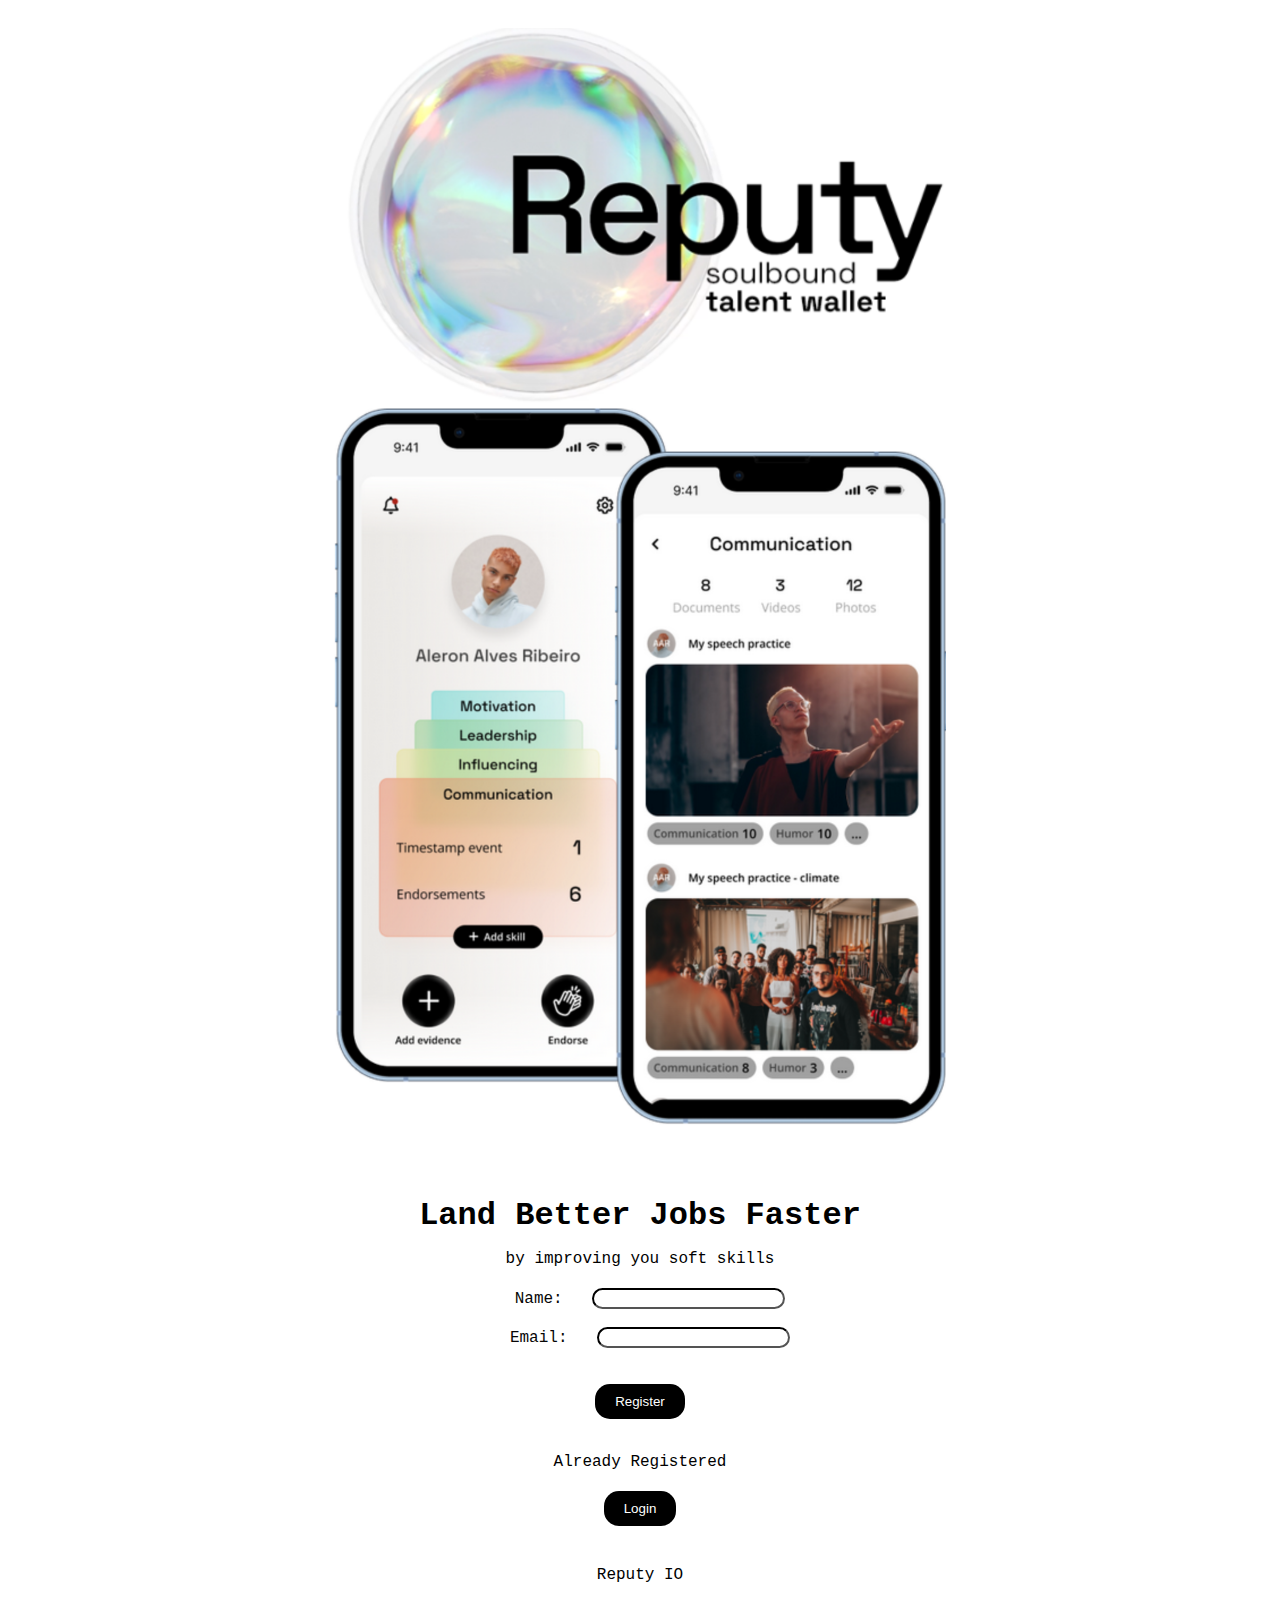
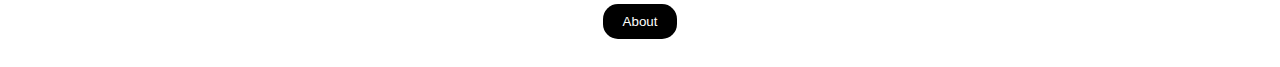
<file: index.html>
<!DOCTYPE html>
<!-- 1.2 One page application -->
<html lang="en">
<head>
    <meta charset="UTF-8">
    <meta name="viewport" content="width=device-width, initial-scale=1.0">
    <link rel="stylesheet" href="styles.css">
    <!-- 1.5 links to google fonts-->
<link rel="preconnect" href="https://fonts.googleapis.com">
<link rel="preconnect" href="https://fonts.gstatic.com" crossorigin>
<link href="https://fonts.googleapis.com/css2?family=Playfair+Display:wght@600&family=Roboto:wght@500&display=swap" rel="stylesheet"> 

    <title>Reputy Landing Page</title>
</head>
<body>
    <div class="container">
        <header>
            <div>
                <img src="./images/ReputyLogo.png" alt="Logo">
            </div>

            <div>
                <img src="./images/ReputyPhoneImage.png" alt="Logo">
            </div>
        </header>
        <main>

            <section class="hero">

                <h2>Land Better Jobs Faster</h2>
                <p>by improving you soft skills</p>

                <!-- Start of the form -->
    <form action="/submit-form.php" method="post">
        <!-- Text Input -->
        <label class="form" for="name">Name:</label>
        <input type="text" id="name" name="name" required>
        <br></br>

        <label class="form" for="email">Email:</label>
        <input type="text" id="email" name="email" required>
        </form>

                <br></br>
                <button id="registerBtn" class="btn">Register</button>
                <br></br>
                 <div>
                    <p>Already Registered</p>
                <button id="loginBtn" class="btn">Login</button>
                </div>

            </section>

            <section>
               
               

            </section>


        </main>
        <footer>
            <p>Reputy IO</p>
                <button id="aboutUs" class="btn">About</button>
            
        </footer>
    </div>
    <script src="script.js"></script>
</body>
</html>
</file>
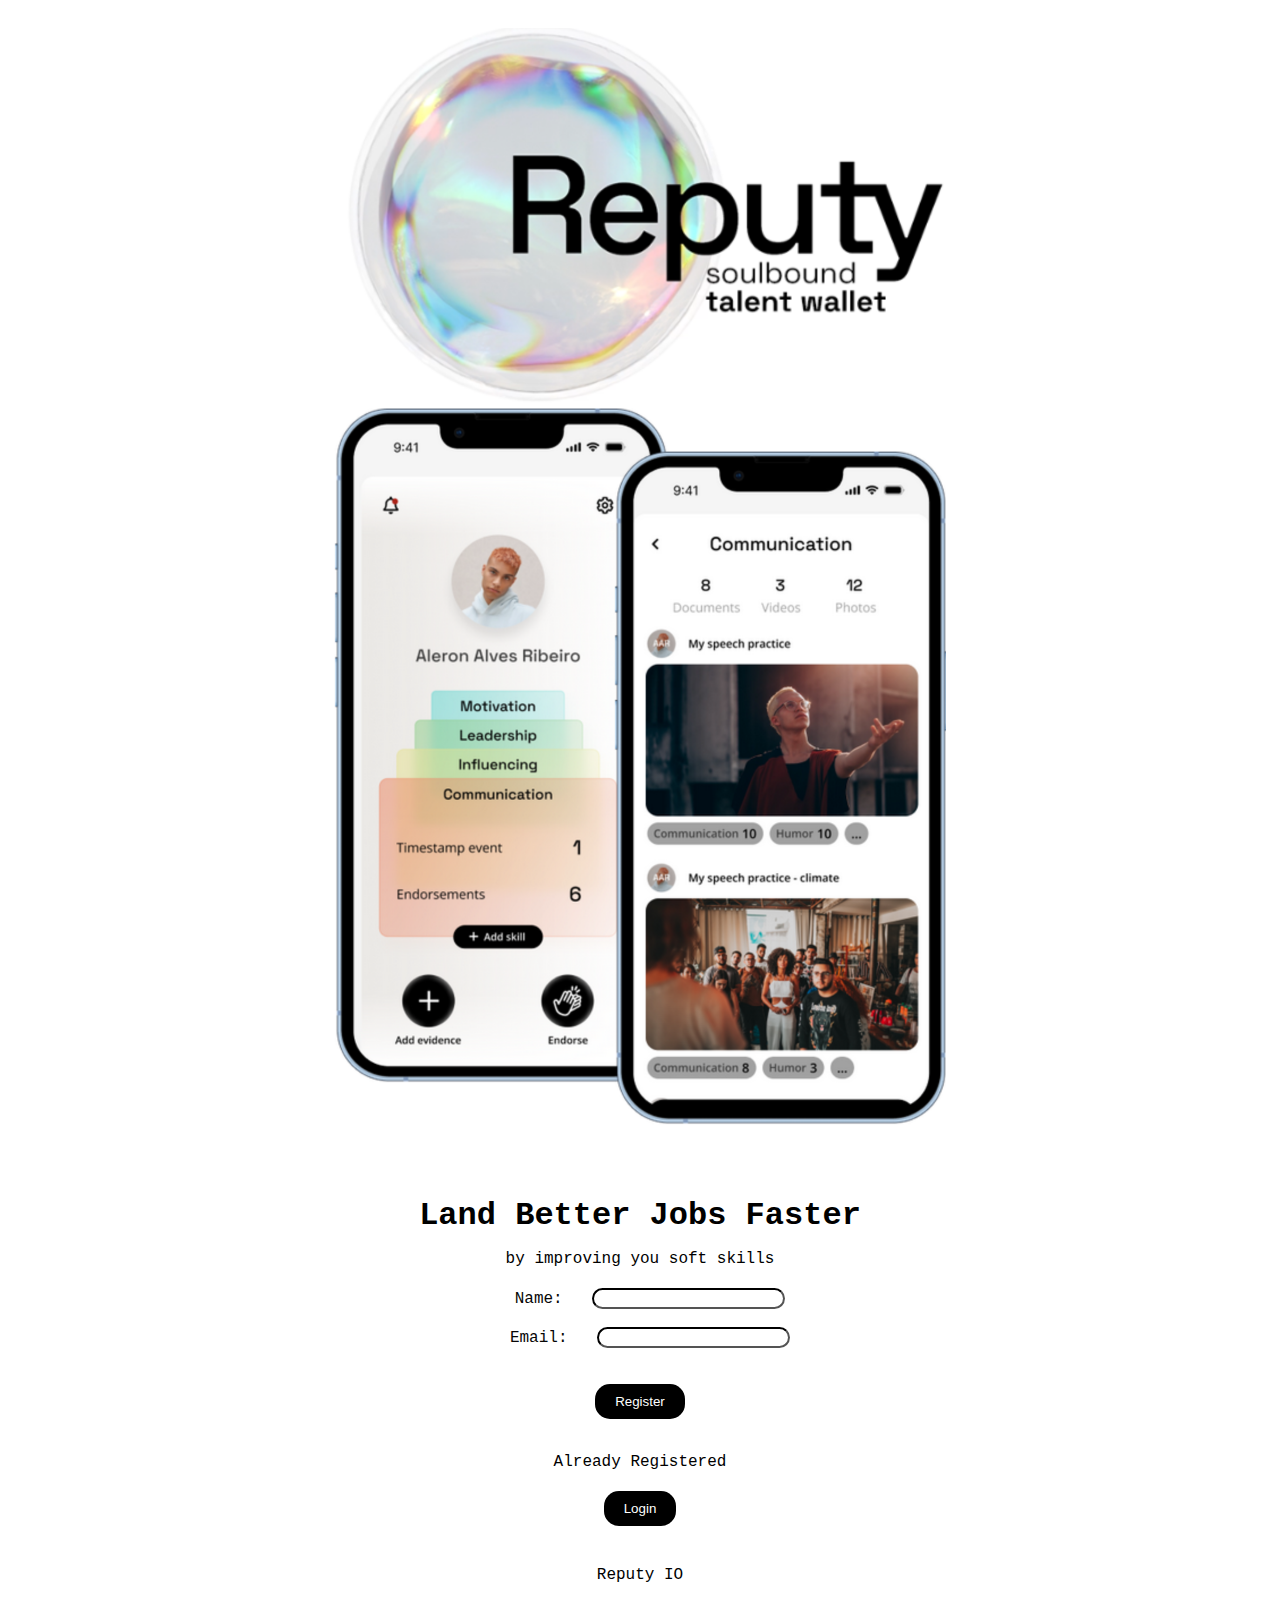
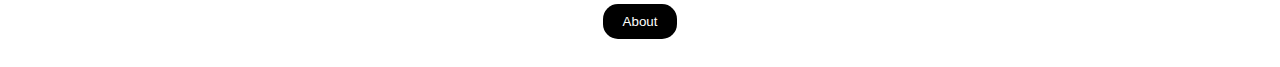
<file: ReputyLandingPage/index.html>
<!DOCTYPE html>
<!-- 1.2 One page application -->
<html lang="en">
<head>
    <meta charset="UTF-8">
    <meta name="viewport" content="width=device-width, initial-scale=1.0">
    <link rel="stylesheet" href="styles.css">
    <!-- 1.5 links to google fonts-->
<link rel="preconnect" href="https://fonts.googleapis.com">
<link rel="preconnect" href="https://fonts.gstatic.com" crossorigin>
<link href="https://fonts.googleapis.com/css2?family=Playfair+Display:wght@600&family=Roboto:wght@500&display=swap" rel="stylesheet"> 

    <title>Reputy Landing Page</title>
</head>
<body>
    <div class="container">
        <header>
            <div>
                <img src="../images/ReputyLogo.png" alt="Logo">
            </div>

            <div>
                <img src="../images/ReputyPhoneImage.png" alt="Logo">
            </div>
        </header>
        <main>

            <section class="hero">

                <h2>Land Better Jobs Faster</h2>
                <p>by improving you soft skills</p>

                <!-- Start of the form -->
    <form action="/submit-form.php" method="post">
        <!-- Text Input -->
        <label class="form" for="name">Name:</label>
        <input type="text" id="name" name="name" required>
        <br></br>

        <label class="form" for="email">Email:</label>
        <input type="text" id="email" name="email" required>
        </form>

                <br></br>
                <button id="registerBtn" class="btn">Register</button>
                <br></br>
                 <div>
                    <p>Already Registered</p>
                <button id="loginBtn" class="btn">Login</button>
                </div>

            </section>

            <section>
               
               

            </section>


        </main>
        <footer>
            <p>Reputy IO</p>
                <button id="aboutUs" class="btn">About</button>
            
        </footer>
    </div>
    <script src="script.js"></script>
</body>
</html>
</file>
<file: styles.css>
/* Mobile Styles (up to 768px) */
/* 1.4 Here i have implement @media which has a max width of 768px */
@media (max-width: 768px) {
    h1 {
        font-size: 24px;
    }

    .btn {
        padding: 8px 16px;
    }
}

/* Desktop Styles (above 768px) */
/* 1.4 Here i have implement @media which has a min width and greater */
@media (min-width: 769px) {
    h1 {
        font-size: 32px;
    }

    .btn {
        padding: 10px 20px;
    }
}


/* Apply your fonts */
body {
    font-family:'Courier New', Courier, monospace;
}

/* Global styles */
.container {
    margin: 0 auto;
    padding: 20px;
}

header {
    text-align: center;
    margin-bottom: 20px;
}

h1 {
    font-size: 24px;
    font-weight: bold;
}

/* Hero section styles */
.hero {
    text-align: center;
    padding: 20px;
}

h2 {
    font-size: 32px;
    margin-bottom: 10px;
}

p {
    font-size: 16px;
    margin-bottom: 20px;
}

.btn {
    padding: 10px 20px;
    background-color: #000000;
    color: #fff;
    border: none;
    border-radius: 15px;
    cursor: pointer;
    transition: background-color 0.3s;
}

.btn:hover {
    background-color: #57a51b; /* Hover state */
}

.btn:active {
    background-color: #1d4e14; /* Clicked state */
}

/* Footer styles */
footer {
    text-align: center;
    margin-top: 20px;
}


img{
    height: 50%;
    width: 50%;
}

.form {
    padding: 10px 20px;
    color: #070606;
    border-radius: 15px;
    cursor: pointer;
    transition: background-color 0.3s;
}

#name{
    background-color: white;
    border-color: black;
    color: black;
    padding-left: 10px;
    border-radius:15px;
}

#email{
    background-color: white;
    border-color: black;
    color: black;
    padding-left: 10px;
    border-radius:15px;
}
</file>
<file: ReputyLandingPage/styles.css>
/* Mobile Styles (up to 768px) */
/* 1.4 Here i have implement @media which has a max width of 768px */
@media (max-width: 768px) {
    h1 {
        font-size: 24px;
    }

    .btn {
        padding: 8px 16px;
    }
}

/* Desktop Styles (above 768px) */
/* 1.4 Here i have implement @media which has a min width and greater */
@media (min-width: 769px) {
    h1 {
        font-size: 32px;
    }

    .btn {
        padding: 10px 20px;
    }
}


/* Apply your fonts */
body {
    font-family:'Courier New', Courier, monospace;
}

/* Global styles */
.container {
    margin: 0 auto;
    padding: 20px;
}

header {
    text-align: center;
    margin-bottom: 20px;
}

h1 {
    font-size: 24px;
    font-weight: bold;
}

/* Hero section styles */
.hero {
    text-align: center;
    padding: 20px;
}

h2 {
    font-size: 32px;
    margin-bottom: 10px;
}

p {
    font-size: 16px;
    margin-bottom: 20px;
}

.btn {
    padding: 10px 20px;
    background-color: #000000;
    color: #fff;
    border: none;
    border-radius: 15px;
    cursor: pointer;
    transition: background-color 0.3s;
}

.btn:hover {
    background-color: #57a51b; /* Hover state */
}

.btn:active {
    background-color: #1d4e14; /* Clicked state */
}

/* Footer styles */
footer {
    text-align: center;
    margin-top: 20px;
}


img{
    height: 50%;
    width: 50%;
}

.form {
    padding: 10px 20px;
    color: #070606;
    border-radius: 15px;
    cursor: pointer;
    transition: background-color 0.3s;
}

#name{
    background-color: white;
    border-color: black;
    color: black;
    padding-left: 10px;
    border-radius:15px;
}

#email{
    background-color: white;
    border-color: black;
    color: black;
    padding-left: 10px;
    border-radius:15px;
}
</file>
